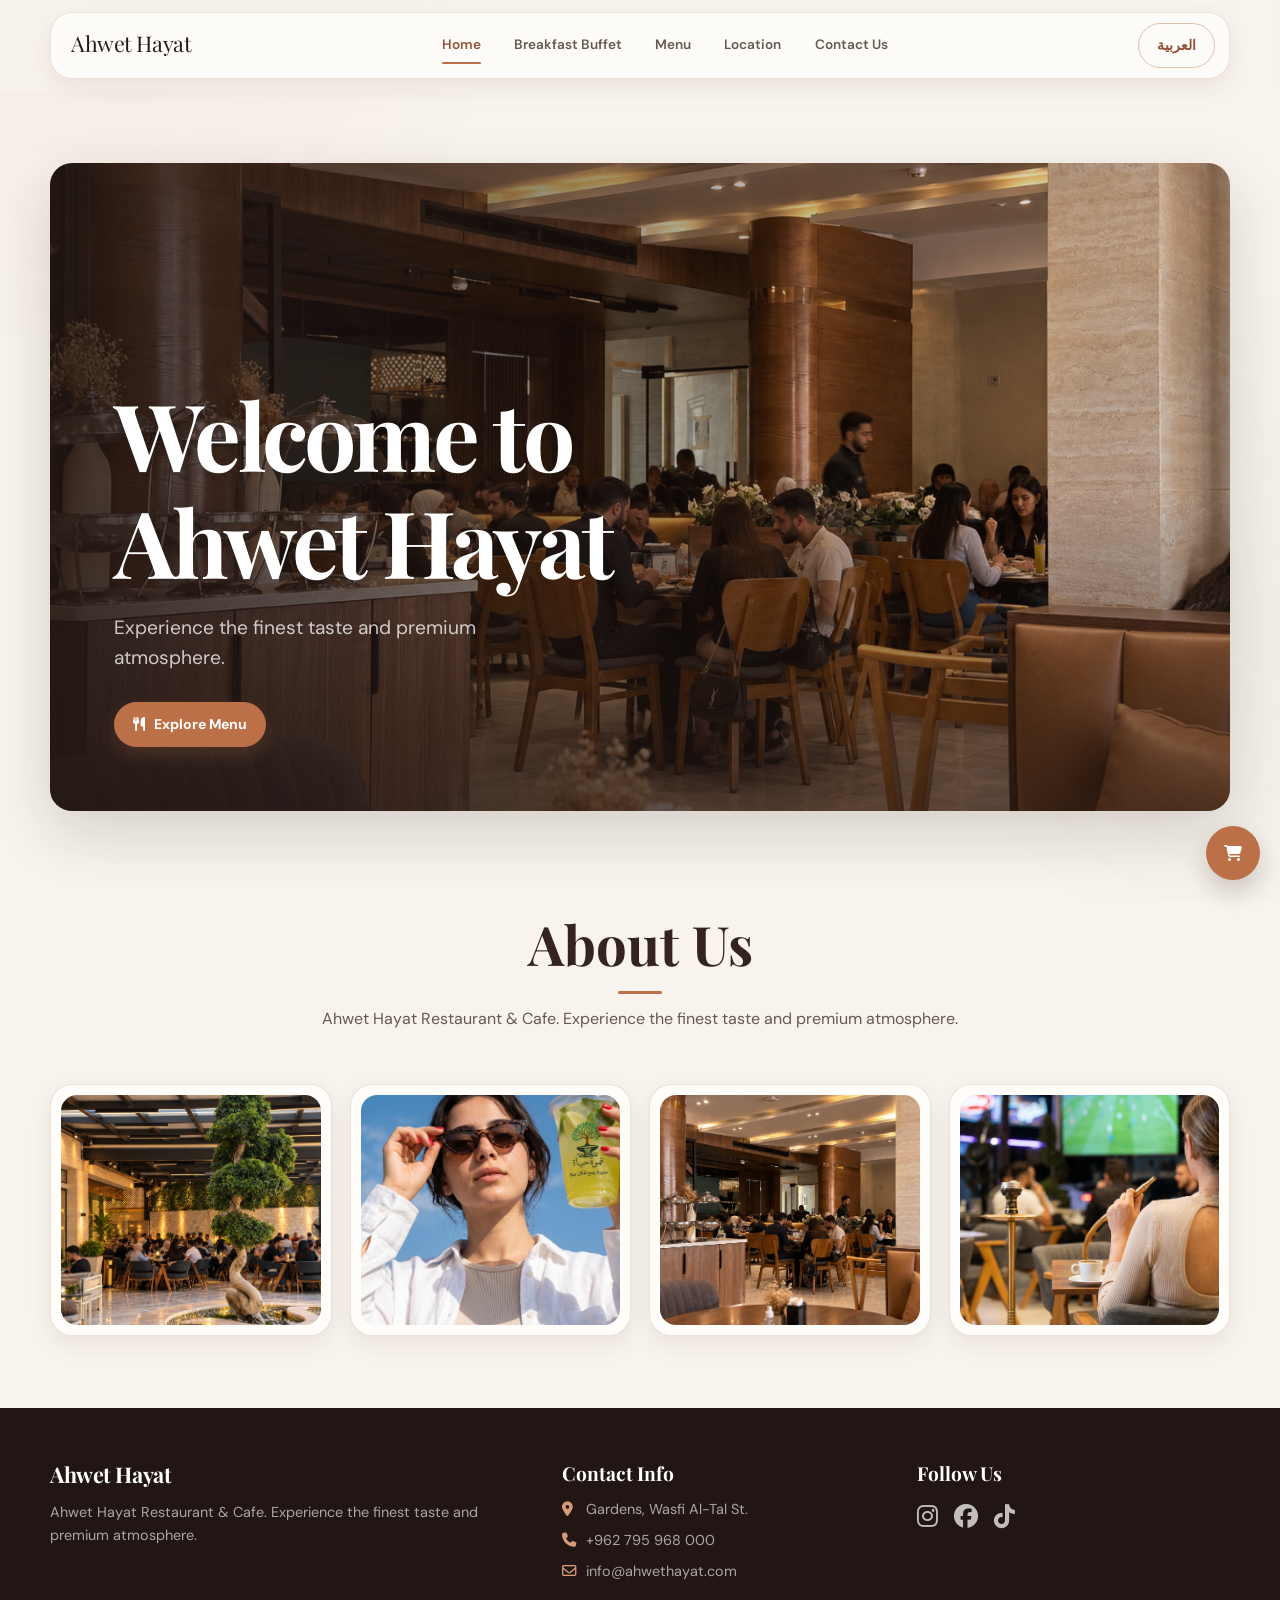
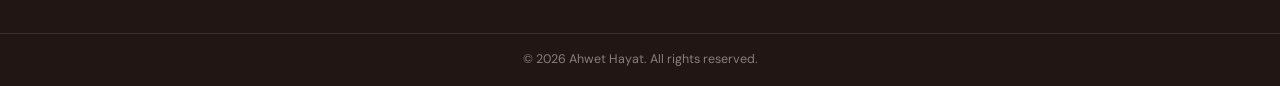
<file: index.html>
<!DOCTYPE html>
<html lang="en" dir="ltr">
<head>
  <meta charset="UTF-8">
  <meta name="viewport" content="width=device-width, initial-scale=1.0">
  <title>Ahwet Hayat - Restaurant & Cafe</title>
  <link rel="icon" href="logo.png" type="image/png">

  <!-- Google Fonts -->
  <link href="https://fonts.googleapis.com/css2?family=Playfair+Display:wght@500;600;700&family=Poppins:wght@300;400;500;600&family=Cairo:wght@400;600;700&display=swap" rel="stylesheet">
  
  <!-- FontAwesome for Icons -->
  <link rel="stylesheet" href="https://cdnjs.cloudflare.com/ajax/libs/font-awesome/6.4.0/css/all.min.css">

  <!-- ربط ملف التنسيقات -->
  <link rel="stylesheet" href="style.css">
</head>
<body>

  <!-- شريط التنقل (Header) -->
  <header>
    <nav class="glass-panel">
      <a href="index.html">
        <span class="logo-text">Ahwet Hayat</span>
      </a>
      <div class="nav-links" id="navLinks">
        <a href="index.html" class="nav-item active" data-i18n="home">Home</a>
        <a href="buffet.html" class="nav-item" data-i18n="buffet">Breakfast Buffet</a>
        <a href="menu.html" class="nav-item" data-i18n="menu">Menu</a>
        <a href="location.html" class="nav-item" data-i18n="location">Location</a>
        <a href="contact.html" class="nav-item" data-i18n="contact">Contact Us</a>
      </div>
      <div class="nav-actions">
        <button id="langToggle" class="btn-outline">العربية</button>
        <button class="menu-toggle" onclick="toggleMenu()"><i class="fa-solid fa-bars"></i></button>
      </div>
    </nav>
  </header>

  <!-- المحتوى الرئيسي للصفحة الرئيسية -->
  <main style="width: 92%; max-width: 1400px; margin: 2rem auto;">

    <!-- القسم الافتتاحي (Hero) -->
    <div class="hero glass-panel">
      <div class="hero-content glass-panel">
        <h1 data-i18n="welcome">Welcome to Ahwet Hayat</h1>
        <p data-i18n="subtitle">Experience the finest taste and premium atmosphere.</p>
        <a href="menu.html" class="btn-primary" style="display: inline-flex;">
          <i class="fa-solid fa-utensils"></i> <span data-i18n="explore">Explore Menu</span>
        </a>
      </div>
    </div>

    <!-- قسم من نحن (About Us) -->
    <div class="section-header">
      <h2 data-i18n="about_us">About Us</h2>
      <p data-i18n="about_text">From detailed furniture to exquisite coffee, experience the finest taste and our premium atmosphere designed just for you.</p>
    </div>

    <!-- شبكة الصور التعريفية -->
    <div class="grid-auto">
      <div class="card glass-panel"><img src="Home Page/IMG_1.PNG" alt="Atmosphere" class="card-img"></div>
      <div class="card glass-panel"><img src="Home Page/1.PNG" alt="Interior" class="card-img"></div>
      <div class="card glass-panel"><img src="Home Page/IMG_2.PNG" alt="Details" class="card-img"></div>
      <div class="card glass-panel"><img src="Home Page/3.PNG" alt="Cafe" class="card-img"></div>
    </div>
        
  </main>

  <!-- التذييل (Footer) -->
  <footer>
    <div class="footer-content">
      <div class="footer-col">
        <h3 class="logo-text">Ahwet Hayat</h3>
        <p data-i18n="footer_desc">Ahwet Hayat Restaurant & Cafe. Experience the finest taste and premium atmosphere.</p>
      </div>
      <div class="footer-col">
        <h3 data-i18n="contact_info">Contact Info</h3>
        <p><i class="fa-solid fa-location-dot"></i> <span data-i18n="address_short">Gardens, Wasfi Al-Tal St.</span></p>
        <p><i class="fa-solid fa-phone"></i> <span dir="ltr">+962 795 968 000</span></p>
        <p><i class="fa-regular fa-envelope"></i> info@ahwethayat.com</p>
      </div>
      <div class="footer-col">
        <h3 data-i18n="social_media">Follow Us</h3>
        <div style="display: flex; gap: 1rem; font-size: 1.5rem;">
          <a href="https://www.instagram.com/ahwethayat"><i class="fa-brands fa-instagram"></i></a>
          <a href="https://www.facebook.com/ahwethayat"><i class="fa-brands fa-facebook"></i></a>
          <a href="https://www.tiktok.com/@ahwethayat?_r=1&_t=ZS-99VT2sLh6aD"><i class="fa-brands fa-tiktok"></i></a>
        </div>
      </div>
    </div>
    <div class="footer-bottom">
      &copy; 2026 Ahwet Hayat. All rights reserved.
    </div>
  </footer>

<!-- زر السلة العائم بدلاً من الواتساب -->
  <a href="cart.html" class="fab-cart" title="Go to Cart">
    <i class="fa-solid fa-cart-shopping"></i>
    <!-- العداد الذي يظهر رقم الطلبات -->
    <span id="cartBadge" class="cart-badge" style="display: none;">0</span>
  </a>

  <!-- ربط ملف الجافاسكربت -->
  <script src="script.js"></script>
</body>
</html>
</file>
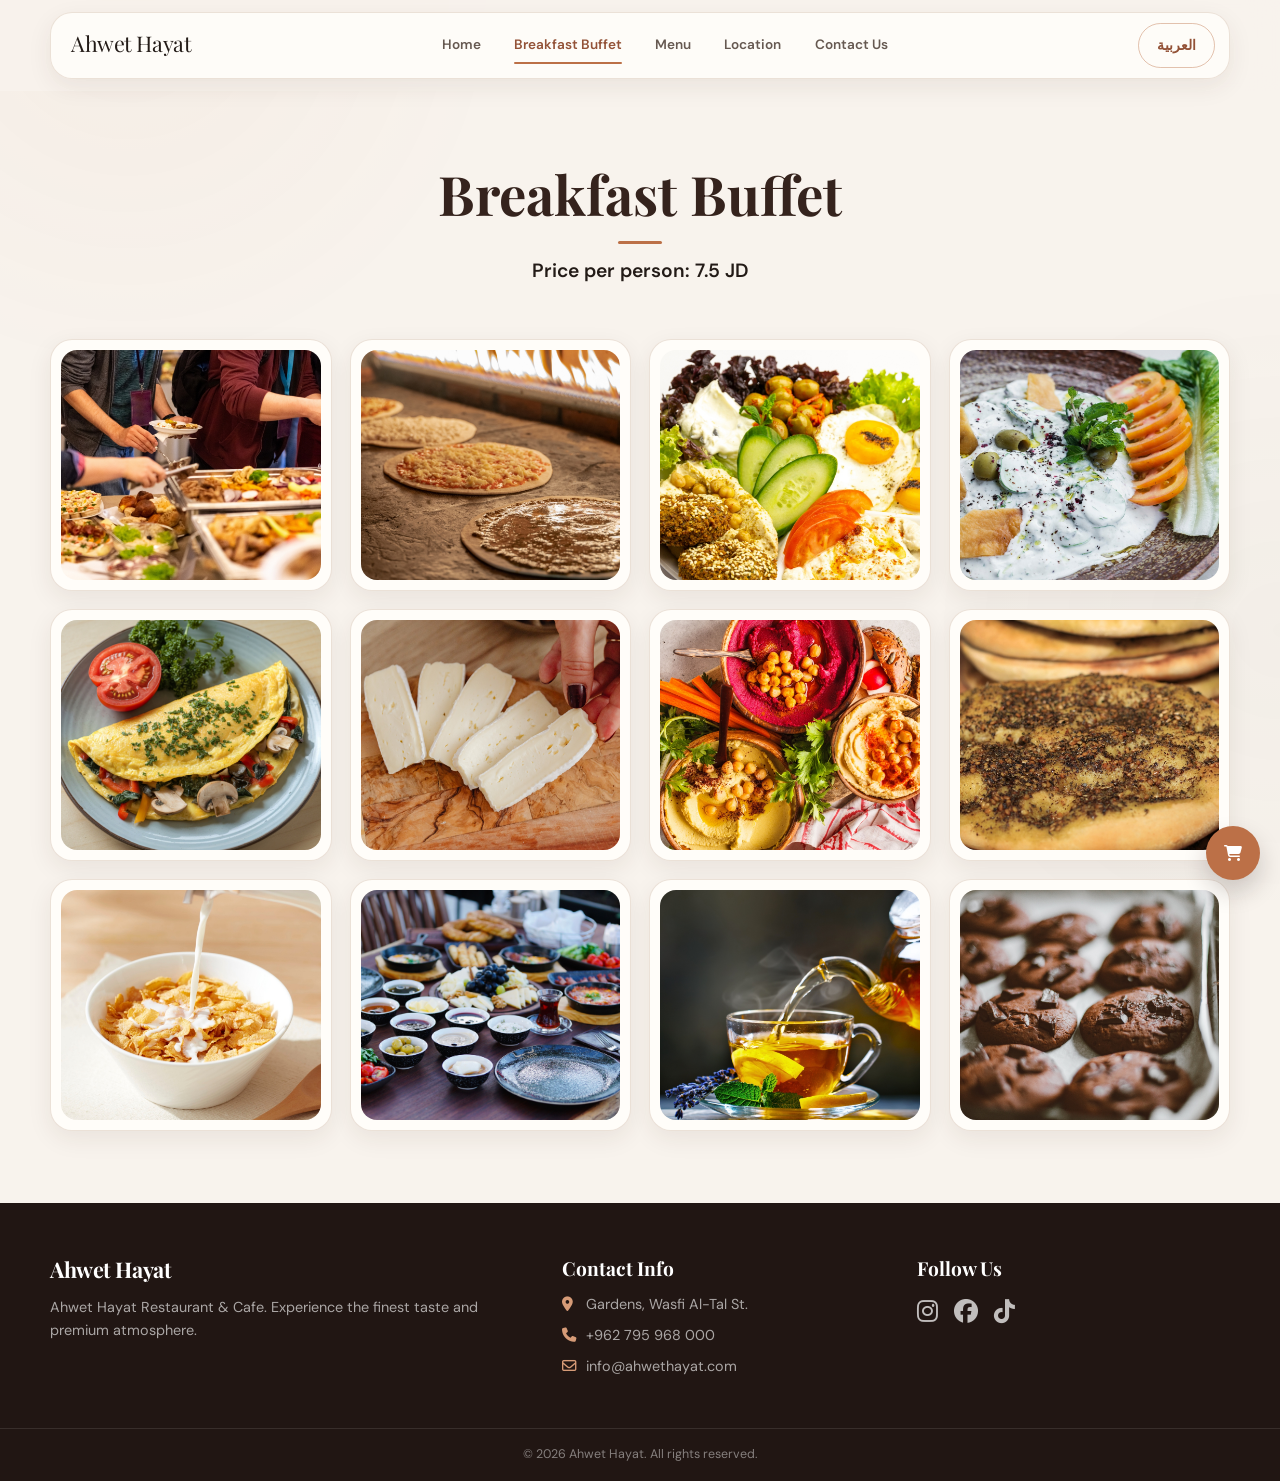
<file: buffet.html>
<!DOCTYPE html>
<html lang="en" dir="ltr">
<head>
  <meta charset="UTF-8">
  <meta name="viewport" content="width=device-width, initial-scale=1.0">
  <title>Breakfast Buffet - Ahwet Hayat</title>
  <link rel="icon" href="logo.png" type="image/png">
  
  <!-- Google Fonts -->
  <link href="https://fonts.googleapis.com/css2?family=Playfair+Display:wght@500;600;700&family=Poppins:wght@300;400;500;600&family=Cairo:wght@400;600;700&display=swap" rel="stylesheet">
  
  <!-- FontAwesome for Icons -->
  <link rel="stylesheet" href="https://cdnjs.cloudflare.com/ajax/libs/font-awesome/6.4.0/css/all.min.css">

  <!-- ربط ملف التنسيقات المشترك للموقع -->
  <link rel="stylesheet" href="style.css">
</head>
<body>

  <!-- شريط التنقل (متطابق مع باقي الصفحات) -->
  <header>
    <nav class="glass-panel">
      <a href="index.html">
        <span class="logo-text">Ahwet Hayat</span>
      </a>
      <div class="nav-links" id="navLinks">
        <a href="index.html" class="nav-item" data-i18n="home">Home</a>
        <a href="buffet.html" class="nav-item active" data-i18n="buffet">Breakfast Buffet</a>
        <a href="menu.html" class="nav-item" data-i18n="menu">Menu</a>
        <a href="location.html" class="nav-item" data-i18n="location">Location</a>
        <a href="contact.html" class="nav-item" data-i18n="contact">Contact Us</a>
      </div>
      <div class="nav-actions">
        <button id="langToggle" class="btn-outline">العربية</button>
        <button class="menu-toggle" onclick="toggleMenu()"><i class="fa-solid fa-bars"></i></button>
      </div>
    </nav>
  </header>

  <!-- المحتوى الرئيسي (البوفيه) -->
  <main style="width: 92%; max-width: 1400px; margin: 2rem auto;">
    
    <div class="section-header">
      <h2 data-i18n="buffet_title">Breakfast Buffet</h2>
      <p style="font-size: 1.2rem; color: var(--primary-gold); font-weight: 600;" data-i18n="price_caption">Price per person: 7.5 JD</p>
    </div>

    <!-- شبكة الصور المتجاوبة -->
    <div class="grid-auto">
      <div class="card glass-panel">
        <img src="buffet/1.jpg" alt="Buffet Item" class="card-img" onerror="this.src='https://images.unsplash.com/photo-1533089860892-a7c6f0a88666?w=600&q=80'">
      </div>
      <div class="card glass-panel">
        <img src="buffet/2.jpg" alt="Buffet Item" class="card-img" onerror="this.src='https://images.unsplash.com/photo-1525351484163-9e45e52d2b45?w=600&q=80'">
      </div>
      <div class="card glass-panel">
        <img src="buffet/3.jpg" alt="Buffet Item" class="card-img" onerror="this.src='https://images.unsplash.com/photo-1493770348161-369560ae357d?w=600&q=80'">
      </div>
      <div class="card glass-panel">
        <img src="buffet/4.jpg" alt="Buffet Item" class="card-img" onerror="this.src='https://images.unsplash.com/photo-1600155097871-3315a6b07d57?w=600&q=80'">
      </div>
      <div class="card glass-panel">
        <img src="buffet/5.jpg" alt="Buffet Item" class="card-img" onerror="this.src='https://images.unsplash.com/photo-1504754524776-8f4f37790ca0?w=600&q=80'">
      </div>
      <div class="card glass-panel">
        <img src="buffet/6.jpg" alt="Buffet Item" class="card-img" onerror="this.src='https://images.unsplash.com/photo-1565299624946-b28f40a0ae38?w=600&q=80'">
      </div>
      <div class="card glass-panel">
        <img src="buffet/7.jpg" alt="Buffet Item" class="card-img" onerror="this.src='https://images.unsplash.com/photo-1533089860892-a7c6f0a88666?w=600&q=80'">
      </div>
      <div class="card glass-panel">
        <img src="buffet/8.jpg" alt="Buffet Item" class="card-img" onerror="this.src='https://images.unsplash.com/photo-1525351484163-9e45e52d2b45?w=600&q=80'">
      </div>
      <div class="card glass-panel">
        <img src="buffet/9.jpg" alt="Buffet Item" class="card-img" onerror="this.src='https://images.unsplash.com/photo-1493770348161-369560ae357d?w=600&q=80'">
      </div>
      <div class="card glass-panel">
        <img src="buffet/111.jpg" alt="Buffet Item" class="card-img" onerror="this.src='https://images.unsplash.com/photo-1600155097871-3315a6b07d57?w=600&q=80'">
      </div>
      <div class="card glass-panel">
        <img src="buffet/11.jpg" alt="Buffet Item" class="card-img" onerror="this.src='https://images.unsplash.com/photo-1504754524776-8f4f37790ca0?w=600&q=80'">
      </div>
            <div class="card glass-panel">
        <img src="buffet/12.jpg" alt="Buffet Item" class="card-img" onerror="this.src='https://images.unsplash.com/photo-1504754524776-8f4f37790ca0?w=600&q=80'">
      </div>

    </div>
  </main>
  <!-- التذييل (متطابق مع باقي الصفحات) -->
  <footer>
    <div class="footer-content">
      <div class="footer-col">
        <h3 class="logo-text">Ahwet Hayat</h3>
        <p data-i18n="footer_desc">Ahwet Hayat Restaurant & Cafe. Experience the finest taste and premium atmosphere.</p>
      </div>
      <div class="footer-col">
        <h3 data-i18n="contact_info">Contact Info</h3>
        <p><i class="fa-solid fa-location-dot"></i> <span data-i18n="address_short">Gardens, Wasfi Al-Tal St.</span></p>
        <p><i class="fa-solid fa-phone"></i> <span dir="ltr">+962 795 968 000</span></p>
        <p><i class="fa-regular fa-envelope"></i> info@ahwethayat.com</p>
      </div>
      <div class="footer-col">
        <h3 data-i18n="social_media">Follow Us</h3>
        <div style="display: flex; gap: 1rem; font-size: 1.5rem;">
          <a href="https://www.instagram.com/ahwethayat"><i class="fa-brands fa-instagram"></i></a>
          <a href="https://www.facebook.com/ahwethayat"><i class="fa-brands fa-facebook"></i></a>
          <a href="https://www.tiktok.com/@ahwethayat?_r=1&_t=ZS-99VT2sLh6aD"><i class="fa-brands fa-tiktok"></i></a>
        </div>
      </div>
    </div>
    <div class="footer-bottom">
      &copy; 2026 Ahwet Hayat. All rights reserved.
    </div>
  </footer>

<!-- زر السلة العائم بدلاً من الواتساب -->
  <a href="cart.html" class="fab-cart" title="Go to Cart">
    <i class="fa-solid fa-cart-shopping"></i>
    <!-- العداد الذي يظهر رقم الطلبات -->
    <span id="cartBadge" class="cart-badge" style="display: none;">0</span>
  </a>

  <!-- ربط ملف الجافاسكربت -->
  <script src="script.js"></script>
</body>
</html>
</file>
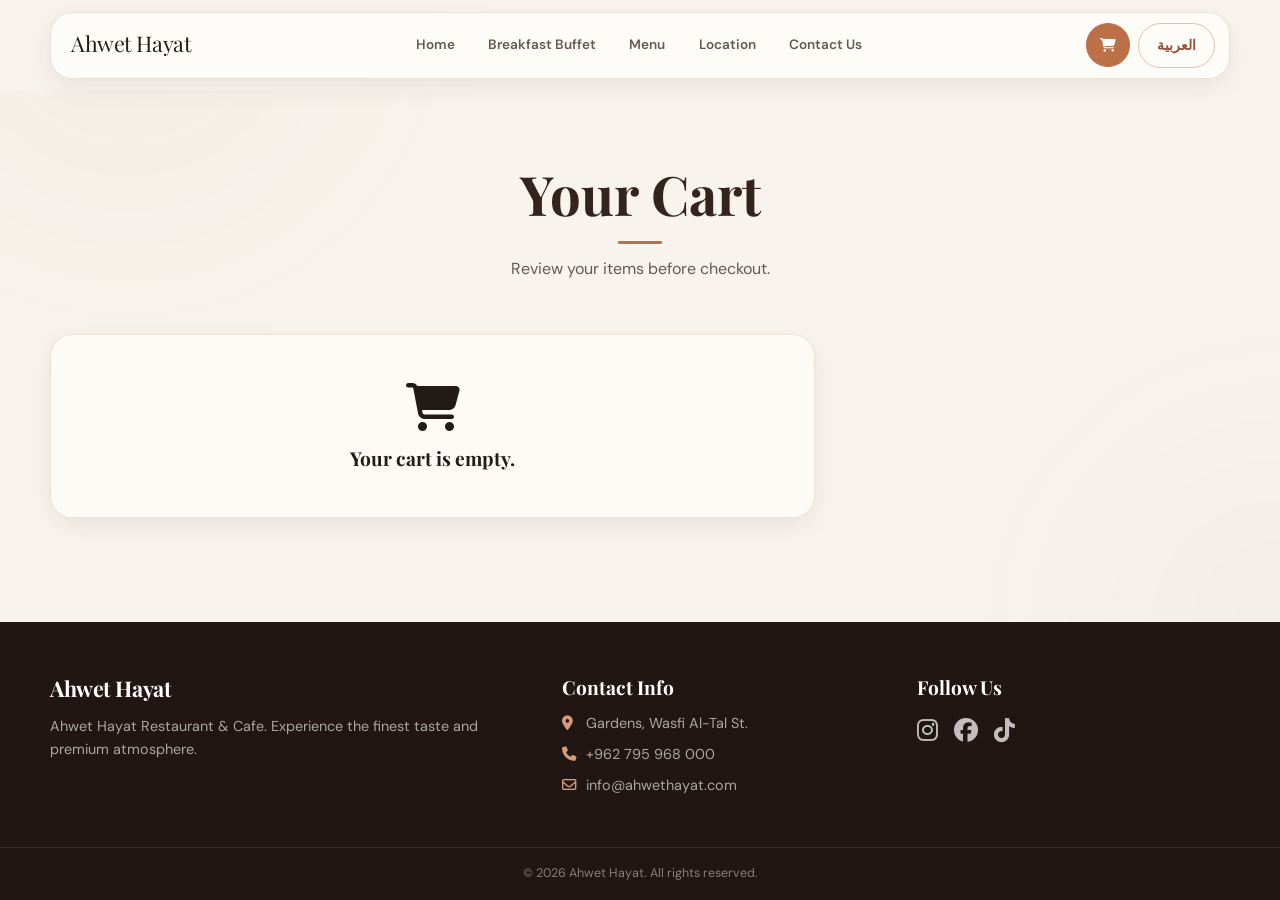
<file: cart.html>
<!DOCTYPE html>
<html lang="en" dir="ltr">
<head>
  <meta charset="UTF-8">
  <meta name="viewport" content="width=device-width, initial-scale=1.0">
  <title>Cart - Ahwet Hayat</title>
  <link rel="icon" href="logo.png" type="image/png">

  <!-- Google Fonts -->
  <link href="https://fonts.googleapis.com/css2?family=Playfair+Display:wght@500;600;700&family=Poppins:wght@300;400;500;600&family=Cairo:wght@400;600;700&display=swap" rel="stylesheet">
  
  <!-- FontAwesome for Icons -->
  <link rel="stylesheet" href="https://cdnjs.cloudflare.com/ajax/libs/font-awesome/6.4.0/css/all.min.css">

  <!-- ربط ملف التنسيقات -->
  <link rel="stylesheet" href="style.css">
  
  <style>
    .cart-container { display: grid; grid-template-columns: 2fr 1fr; gap: 2rem; }
    .cart-item { display: flex; align-items: center; gap: 1.5rem; padding: 1.5rem; margin-bottom: 1rem; }
    .cart-item img { width: 100px; height: 100px; border-radius: 12px; object-fit: cover; }
    .item-details { flex: 1; }
    .quantity-control { display: flex; align-items: center; gap: 1rem; background: rgba(255, 255, 255, 0.1); padding: 0.3rem 0.8rem; border-radius: 20px; }
    .quantity-control button { background: none; border: none; color: white; font-size: 1.2rem; cursor: pointer; }
    .remove-btn { color: #ff4757; background: none; border: none; cursor: pointer; font-size: 1.2rem; transition: var(--transition); }
    .remove-btn:hover { transform: scale(1.1); }
    .order-summary { padding: 2rem; height: fit-content; }
    .summary-row { display: flex; justify-content: space-between; margin-bottom: 1rem; color: var(--text-muted); }
    .summary-total { display: flex; justify-content: space-between; margin-top: 1.5rem; padding-top: 1.5rem; border-top: 1px solid var(--glass-border); font-size: 1.3rem; font-weight: 600; color: var(--primary-gold); }
    
    @media (max-width: 900px) {
      .cart-container { grid-template-columns: 1fr; }
      .cart-item { flex-direction: column; text-align: center; }
    }
  </style>
</head>
<body>

  <header>
    <nav class="glass-panel">
      <a href="index.html">
        <span class="logo-text">Ahwet Hayat</span>
      </a>
      <div class="nav-links" id="navLinks">
        <a href="index.html" class="nav-item" data-i18n="home">Home</a>
        <a href="buffet.html" class="nav-item" data-i18n="buffet">Breakfast Buffet</a>
        <a href="menu.html" class="nav-item" data-i18n="menu">Menu</a>
        <a href="location.html" class="nav-item" data-i18n="location">Location</a>
        <a href="contact.html" class="nav-item" data-i18n="contact">Contact Us</a>
      </div>
      <div class="nav-actions">
        <a href="cart.html" class="btn-outline active" style="padding: 0.5rem 0.8rem; border-radius: 50%; display: flex; align-items: center; justify-content: center;" title="Cart">
          <i class="fa-solid fa-cart-shopping"></i>
        </a>
        <button id="langToggle" class="btn-outline">العربية</button>
        <button class="menu-toggle" onclick="toggleMenu()"><i class="fa-solid fa-bars"></i></button>
      </div>
    </nav>
  </header>

  <main style="width: 92%; max-width: 1400px; margin: 2rem auto;">
    <div class="section-header">
      <h2 data-i18n="cart_title">Your Cart</h2>
      <p data-i18n="cart_subtitle">Review your items before checkout.</p>
    </div>

    <div class="cart-container">
      
      <!-- الأقسام سيتم حقنها هنا عبر الجافاسكربت -->
      <div class="cart-items" id="cartItemsContainer">
        <!-- يتم توليد الأصناف هنا -->
      </div>

      <!-- ملخص الطلب -->
      <div class="order-summary glass-panel" id="orderSummary" style="display: none;">
        <h3 style="margin-bottom: 1.5rem;" data-i18n="order_summary">Order Summary</h3>
        
        <div class="summary-row">
          <span data-i18n="subtotal">Subtotal</span>
          <span dir="ltr" id="subtotalAmount">0.00 JD</span>
        </div>
        <div class="summary-row">
          <span data-i18n="tax">Tax (16%)</span>
          <span dir="ltr" id="taxAmount">0.00 JD</span>
        </div>
        
        <div class="summary-total">
          <span data-i18n="total">Total</span>
          <span dir="ltr" id="totalAmount">0.00 JD</span>
        </div>

        <button onclick="checkoutWhatsApp()" class="btn-primary" style="width: 100%; margin-top: 2rem;">
          <i class="fa-brands fa-whatsapp"></i> <span data-i18n="checkout_whatsapp">Order via WhatsApp</span>
        </button>
      </div>

    </div>
  </main>

  <footer>
    <div class="footer-content">
      <div class="footer-col">
        <h3 class="logo-text">Ahwet Hayat</h3>
        <p data-i18n="footer_desc">Ahwet Hayat Restaurant & Cafe. Experience the finest taste and premium atmosphere.</p>
      </div>
      <div class="footer-col">
        <h3 data-i18n="contact_info">Contact Info</h3>
        <p><i class="fa-solid fa-location-dot"></i> <span data-i18n="address_short">Gardens, Wasfi Al-Tal St.</span></p>
        <p><i class="fa-solid fa-phone"></i> <span dir="ltr">+962 795 968 000</span></p>
        <p><i class="fa-regular fa-envelope"></i> info@ahwethayat.com</p>
      </div>
      <div class="footer-col">
        <h3 data-i18n="social_media">Follow Us</h3>
        <div style="display: flex; gap: 1rem; font-size: 1.5rem;">
          <a href="https://www.instagram.com/ahwethayat"><i class="fa-brands fa-instagram"></i></a>
          <a href="https://www.facebook.com/ahwethayat"><i class="fa-brands fa-facebook"></i></a>
          <a href="https://www.tiktok.com/@ahwethayat"><i class="fa-brands fa-tiktok"></i></a>
        </div>
      </div>
    </div>
    <div class="footer-bottom">
      &copy; 2026 Ahwet Hayat. All rights reserved.
    </div>
  </footer>

  <!-- تم ربط ملف البيانات لتجنب أخطاء قراءة المنتجات -->
  <script src="menu_data.js"></script>
  <script src="script.js"></script>
</body>
</html>
</file>
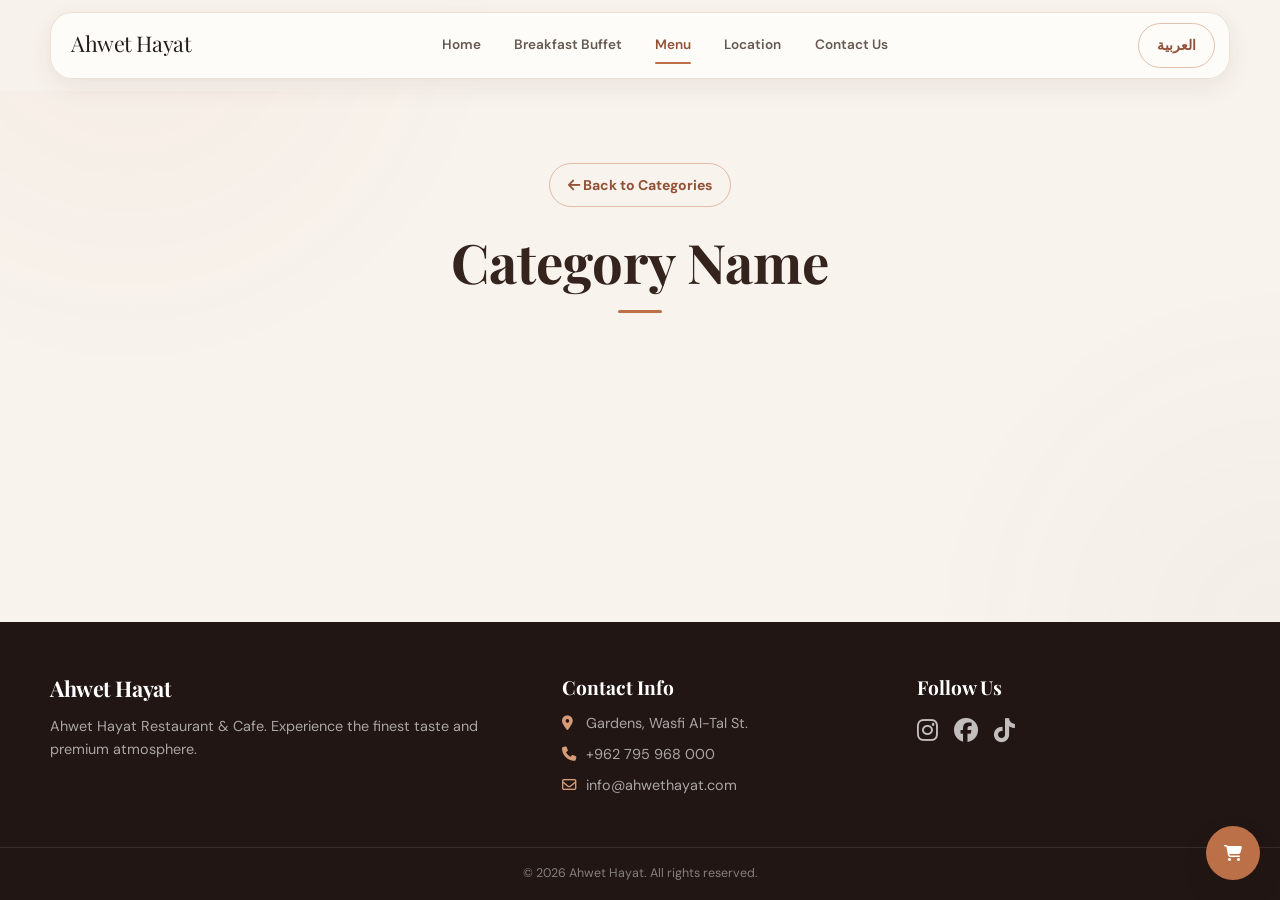
<file: category.html>
<!DOCTYPE html>
<html lang="en" dir="ltr">
<head>
  <meta charset="UTF-8">
  <meta name="viewport" content="width=device-width, initial-scale=1.0">
  <title>Category - Ahwet Hayat</title>
  <link rel="icon" href="logo.png" type="image/png">
  
  <!-- Google Fonts -->
  <link href="https://fonts.googleapis.com/css2?family=Playfair+Display:wght@500;600;700&family=Poppins:wght@300;400;500;600&family=Cairo:wght@400;600;700&display=swap" rel="stylesheet">
  
  <!-- FontAwesome for Icons -->
  <link rel="stylesheet" href="https://cdnjs.cloudflare.com/ajax/libs/font-awesome/6.4.0/css/all.min.css">

  <!-- ربط ملف التنسيقات المشترك للموقع -->
  <link rel="stylesheet" href="style.css">
</head>
<body>

  <!-- شريط التنقل (متطابق مع باقي الصفحات) -->
  <header>
    <nav class="glass-panel">
      <a href="index.html">
        <span class="logo-text">Ahwet Hayat</span>
      </a>
      <div class="nav-links" id="navLinks">
        <a href="index.html" class="nav-item" data-i18n="home">Home</a>
        <a href="buffet.html" class="nav-item" data-i18n="buffet">Breakfast Buffet</a>
        <a href="menu.html" class="nav-item active" data-i18n="menu">Menu</a>
        <a href="location.html" class="nav-item" data-i18n="location">Location</a>
        <a href="contact.html" class="nav-item" data-i18n="contact">Contact Us</a>
      </div>
      <div class="nav-actions">
        <button id="langToggle" class="btn-outline">العربية</button>
        <button class="menu-toggle" onclick="toggleMenu()"><i class="fa-solid fa-bars"></i></button>
      </div>
    </nav>
  </header>

  <!-- المحتوى الرئيسي لعرض الأصناف -->
  <main style="width: 92%; max-width: 1400px; margin: 2rem auto;">
    <div class="section-header">
      <!-- زر العودة إلى الأقسام -->
      <a href="menu.html" class="btn-outline" style="margin-bottom: 1.5rem; display: inline-block;">
        <i class="fa-solid fa-arrow-left"></i> <span data-i18n="back_to_menu">Back to Menu</span>
      </a>
      <h2 id="dynamic-category-title">Category Name</h2>
    </div>

    <!-- شبكة الأصناف (سيتم حقنها بواسطة الجافاسكربت) -->
    <div class="grid-auto" id="itemsGrid">
      <!-- Items will be injected here -->
    </div>
  </main>

  <!-- التذييل (متطابق مع باقي الصفحات) -->
  <footer>
    <div class="footer-content">
      <div class="footer-col">
        <h3 class="logo-text">Ahwet Hayat</h3>
        <p data-i18n="footer_desc">Ahwet Hayat Restaurant & Cafe. Experience the finest taste and premium atmosphere.</p>
      </div>
      <div class="footer-col">
        <h3 data-i18n="contact_info">Contact Info</h3>
        <p><i class="fa-solid fa-location-dot"></i> <span data-i18n="address_short">Gardens, Wasfi Al-Tal St.</span></p>
        <p><i class="fa-solid fa-phone"></i> <span dir="ltr">+962 795 968 000</span></p>
        <p><i class="fa-regular fa-envelope"></i> info@ahwethayat.com</p>
      </div>
      <div class="footer-col">
        <h3 data-i18n="social_media">Follow Us</h3>
        <div style="display: flex; gap: 1rem; font-size: 1.5rem;">
          <a href="https://www.instagram.com/ahwethayat"><i class="fa-brands fa-instagram"></i></a>
          <a href="https://www.facebook.com/ahwethayat"><i class="fa-brands fa-facebook"></i></a>
          <a href="https://www.tiktok.com/@ahwethayat?_r=1&_t=ZS-99VT2sLh6aD"><i class="fa-brands fa-tiktok"></i></a>
        </div>
      </div>
    </div>
    <div class="footer-bottom">
      &copy; 2026 Ahwet Hayat. All rights reserved.
    </div>
  </footer>

<!-- زر السلة العائم بدلاً من الواتساب -->
  <a href="cart.html" class="fab-cart" title="Go to Cart">
    <i class="fa-solid fa-cart-shopping"></i>
    <!-- العداد الذي يظهر رقم الطلبات -->
    <span id="cartBadge" class="cart-badge" style="display: none;">0</span>
  </a>

<!-- استدعاء البيانات أولاً -->
  <script src="menu_data.js"></script>
  <!-- ثم استدعاء أوامر التشغيل -->
  <script src="script.js"></script>
</body>
</file>
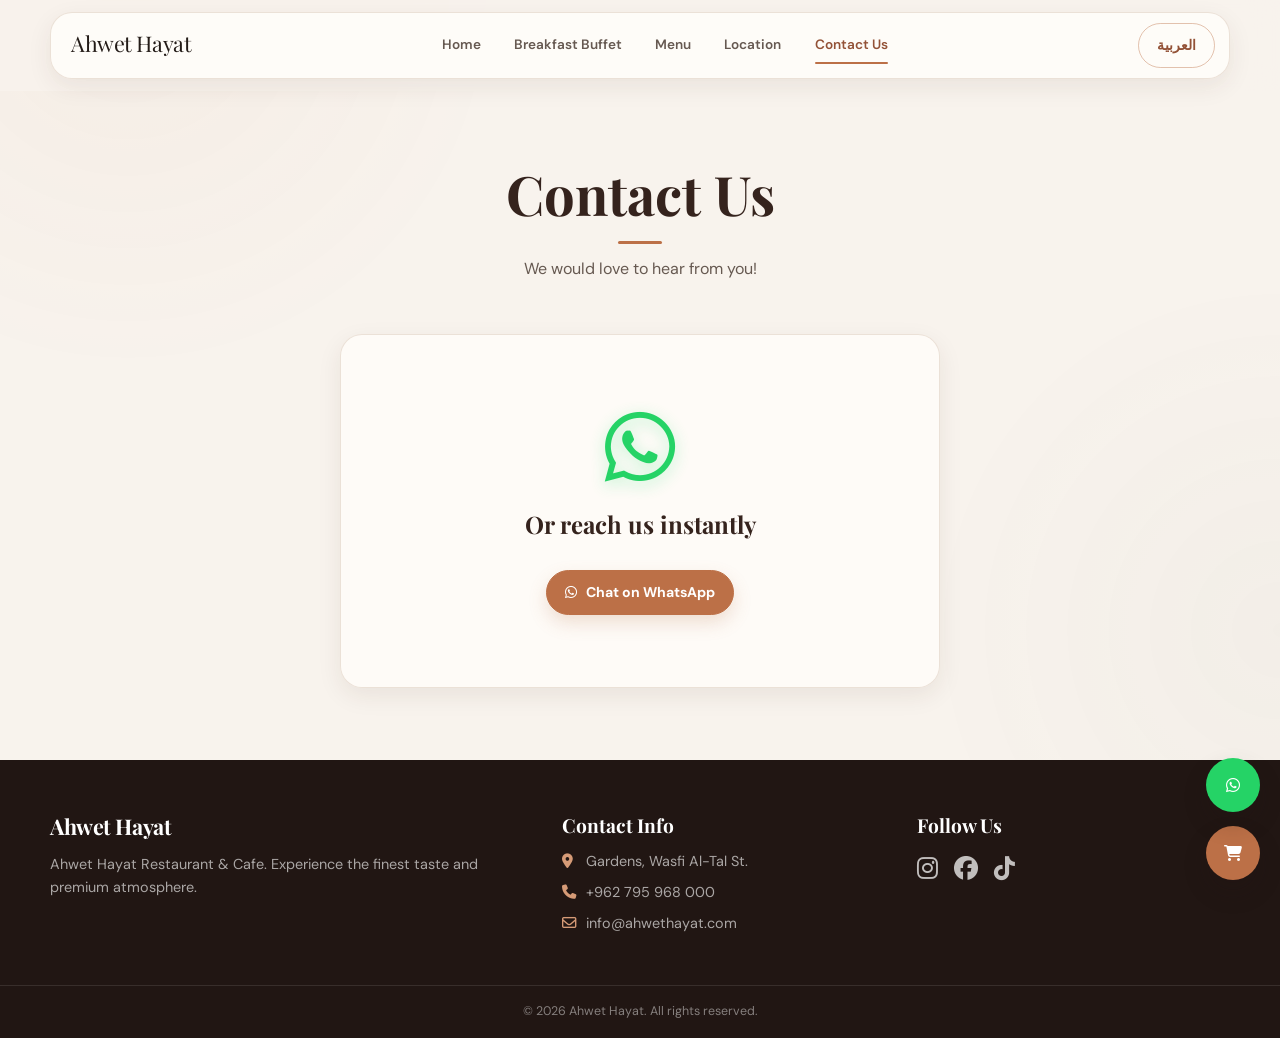
<file: contact.html>
<!DOCTYPE html>
<html lang="en" dir="ltr">
<head>
  <meta charset="UTF-8">
  <meta name="viewport" content="width=device-width, initial-scale=1.0">
  <title>Contact Us - Ahwet Hayat</title>
  <link rel="icon" href="logo.png" type="image/png">
  
  <!-- Google Fonts -->
  <link href="https://fonts.googleapis.com/css2?family=Playfair+Display:wght@500;600;700&family=Poppins:wght@300;400;500;600&family=Cairo:wght@400;600;700&display=swap" rel="stylesheet">
  
  <!-- FontAwesome for Icons -->
  <link rel="stylesheet" href="https://cdnjs.cloudflare.com/ajax/libs/font-awesome/6.4.0/css/all.min.css">

  <!-- ربط ملف التنسيقات المشترك للموقع -->
  <link rel="stylesheet" href="style.css">
</head>
<body>

  <!-- شريط التنقل (متطابق مع باقي الصفحات) -->
  <header>
    <nav class="glass-panel">
      <a href="index.html">
        <span class="logo-text">Ahwet Hayat</span>
      </a>
      <div class="nav-links" id="navLinks">
        <a href="index.html" class="nav-item" data-i18n="home">Home</a>
        <a href="buffet.html" class="nav-item" data-i18n="buffet">Breakfast Buffet</a>
        <a href="menu.html" class="nav-item" data-i18n="menu">Menu</a>
        <a href="location.html" class="nav-item" data-i18n="location">Location</a>
        <a href="contact.html" class="nav-item active" data-i18n="contact">Contact Us</a>
      </div>
      <div class="nav-actions">
        <button id="langToggle" class="btn-outline">العربية</button>
        <button class="menu-toggle" onclick="toggleMenu()"><i class="fa-solid fa-bars"></i></button>
      </div>
    </nav>
  </header>

  <!-- المحتوى الرئيسي لصفحة اتصل بنا -->
  <main style="width: 92%; max-width: 1400px; margin: 2rem auto;">
    <div class="section-header">
      <h2 data-i18n="contact">Contact Us</h2>
      <p data-i18n="contact_subtitle">We would love to hear from you!</p>
    </div>

    <!-- قسم التواصل المباشر عبر واتساب (بعد إزالة النموذج) -->
    <div class="contact-wrapper glass-panel" style="text-align: center; padding: 4rem 2rem; max-width: 600px; margin: 0 auto;">
      
      <!-- أيقونة واتساب كبيرة للزينة -->
      <i class="fa-brands fa-whatsapp" style="font-size: 5rem; color: #25d366; margin-bottom: 1.5rem; text-shadow: 0 4px 15px rgba(37, 211, 102, 0.3);"></i>
      
      <h3 style="margin-bottom: 2rem; color: var(--primary-gold); font-size: 1.5rem;" data-i18n="chat_whatsapp_title">Contact Us</h3>
      <a href="https://wa.me/962795968000" target="_blank" class="btn-primary">
        <i class="fa-brands fa-whatsapp"></i> <span data-i18n="chat_whatsapp">Chat on WhatsApp</span>
      </a>
      
<!-- زر السلة العائم بدلاً من الواتساب -->
  <a href="cart.html" class="fab-cart" title="Go to Cart">
    <i class="fa-solid fa-cart-shopping"></i>
    <!-- العداد الذي يظهر رقم الطلبات -->
    <span id="cartBadge" class="cart-badge" style="display: none;">0</span>
  </a>

    </div>
  </main>

  <!-- التذييل (متطابق مع باقي الصفحات) -->
  <footer>
    <div class="footer-content">
      <div class="footer-col">
        <h3 class="logo-text">Ahwet Hayat</h3>
        <p data-i18n="footer_desc">Ahwet Hayat Restaurant & Cafe. Experience the finest taste and premium atmosphere.</p>
      </div>
      <div class="footer-col">
        <h3 data-i18n="contact_info">Contact Info</h3>
        <p><i class="fa-solid fa-location-dot"></i> <span data-i18n="address_short">Gardens, Wasfi Al-Tal St.</span></p>
        <p><i class="fa-solid fa-phone"></i> <span dir="ltr">+962 795 968 000</span></p>
        <p><i class="fa-regular fa-envelope"></i> info@ahwethayat.com</p>
      </div>
      <div class="footer-col">
        <h3 data-i18n="social_media">Follow Us</h3>
        <div style="display: flex; gap: 1rem; font-size: 1.5rem;">
          <a href="https://www.instagram.com/ahwethayat"><i class="fa-brands fa-instagram"></i></a>
          <a href="https://www.facebook.com/ahwethayat"><i class="fa-brands fa-facebook"></i></a>
          <a href="https://www.tiktok.com/@ahwethayat?_r=1&_t=ZS-99VT2sLh6aD"><i class="fa-brands fa-tiktok"></i></a>
        </div>
      </div>
    </div>
    <div class="footer-bottom">
      &copy; 2026 Ahwet Hayat. All rights reserved.
    </div>
  </footer>

  <!-- زر واتساب العائم -->
  <a href="https://wa.me/962795968000" target="_blank" class="fab-whatsapp" title="WhatsApp">
    <i class="fa-brands fa-whatsapp"></i>
  </a>

  <!-- ربط ملف الجافاسكربت -->
  <script src="script.js"></script>
</body>
</html>
</file>
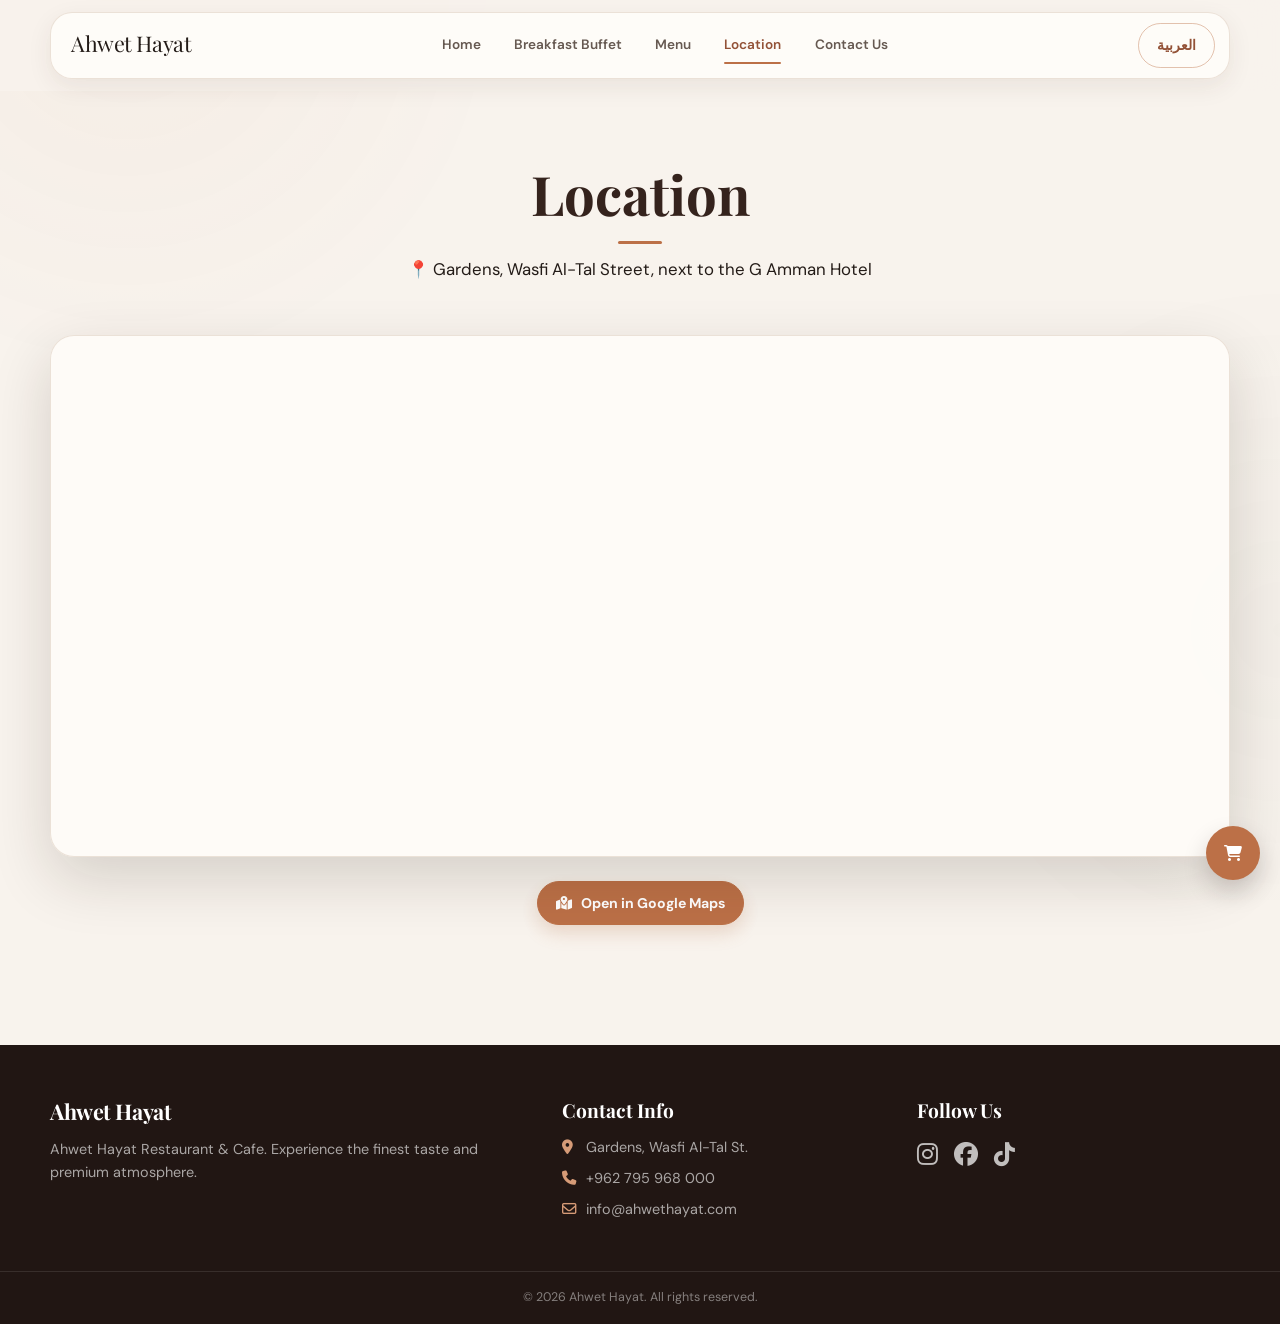
<file: location.html>
<!DOCTYPE html>
<html lang="en" dir="ltr">
<head>
  <meta charset="UTF-8">
  <meta name="viewport" content="width=device-width, initial-scale=1.0">
  <title>Location - Ahwet Hayat</title>
  <link rel="icon" href="logo.png" type="image/png">
  
  <!-- Google Fonts -->
  <link href="https://fonts.googleapis.com/css2?family=Playfair+Display:wght@500;600;700&family=Poppins:wght@300;400;500;600&family=Cairo:wght@400;600;700&display=swap" rel="stylesheet">
  
  <!-- FontAwesome for Icons -->
  <link rel="stylesheet" href="https://cdnjs.cloudflare.com/ajax/libs/font-awesome/6.4.0/css/all.min.css">

  <!-- ربط ملف التنسيقات المشترك للموقع -->
  <link rel="stylesheet" href="style.css">
</head>
<body>

  <!-- شريط التنقل (متطابق مع باقي الصفحات) -->
  <header>
    <nav class="glass-panel">
      <a href="index.html">
        <span class="logo-text">Ahwet Hayat</span>
      </a>
      <div class="nav-links" id="navLinks">
        <a href="index.html" class="nav-item" data-i18n="home">Home</a>
        <a href="buffet.html" class="nav-item" data-i18n="buffet">Breakfast Buffet</a>
        <a href="menu.html" class="nav-item" data-i18n="menu">Menu</a>
        <a href="location.html" class="nav-item active" data-i18n="location">Location</a>
        <a href="contact.html" class="nav-item" data-i18n="contact">Contact Us</a>
      </div>
      <div class="nav-actions">
        <button id="langToggle" class="btn-outline">العربية</button>
        <button class="menu-toggle" onclick="toggleMenu()"><i class="fa-solid fa-bars"></i></button>
      </div>
    </nav>
  </header>

  <!-- المحتوى الرئيسي للموقع -->
  <main style="width: 92%; max-width: 1400px; margin: 2rem auto;">
    <div class="section-header">
      <h2 data-i18n="location">Location</h2>
      <p style="color: var(--text-muted); max-width: 600px; margin: 0 auto; font-size: 1.05rem;" data-i18n="address">📍 Gardens, Wasfi Al-Tal Street, next to the G Amman Hotel</p>
    </div>

    <!-- حاوية الخريطة مع الطبقة الشفافة للنقر -->
    <div class="glass-panel map-container" style="position: relative; padding: 1rem; border-radius: 24px; margin-bottom: 2rem; overflow: hidden;">
      
      <!-- رابط الطبقة الشفافة الذي يغطي الخريطة بالكامل لتوجيه المستخدم -->
      <a href="https://maps.app.goo.gl/jzGdQtSbEahqCCRS8" target="_blank" style="position: absolute; top: 0; left: 0; width: 100%; height: 100%; z-index: 10; cursor: pointer;" title="Open in Google Maps"></a>
      
      <iframe 
        src="https://www.google.com/maps/embed?pb=!1m18!1m12!1m3!1d3384.6648753229656!2d35.875794!3d31.977873!2m3!1f0!2f0!3f0!3m2!1i1024!2i768!4f13.1!3m3!1m2!1s0x151ca1003fa99b3b%3A0xc07c919d6575196!2sG%20Amman%20Hotel!5e0!3m2!1sen!2sjo!4v1700000000000!5m2!1sen!2sjo" 
        width="100%" 
        height="500" 
        style="border:0; border-radius: 16px; pointer-events: none;" 
        allowfullscreen="" 
        loading="lazy" 
        referrerpolicy="no-referrer-when-downgrade">
      </iframe>
    </div>

    <div style="text-align: center; margin-bottom: 3rem;">
      <a href="https://maps.app.goo.gl/jzGdQtSbEahqCCRS8" target="_blank" class="btn-primary">
        <i class="fa-solid fa-map-location-dot"></i> <span data-i18n="open_maps">Open in Google Maps</span>
      </a>
    </div>
  </main>

  <!-- التذييل (متطابق مع باقي الصفحات) -->
  <footer>
    <div class="footer-content">
      <div class="footer-col">
        <h3 class="logo-text">Ahwet Hayat</h3>
        <p data-i18n="footer_desc">Ahwet Hayat Restaurant & Cafe. Experience the finest taste and premium atmosphere.</p>
      </div>
      <div class="footer-col">
        <h3 data-i18n="contact_info">Contact Info</h3>
        <p><i class="fa-solid fa-location-dot"></i> <span data-i18n="address_short">Gardens, Wasfi Al-Tal St.</span></p>
        <p><i class="fa-solid fa-phone"></i> <span dir="ltr">+962 795 968 000</span></p>
        <p><i class="fa-regular fa-envelope"></i> info@ahwethayat.com</p>
      </div>
      <div class="footer-col">
        <h3 data-i18n="social_media">Follow Us</h3>
        <div style="display: flex; gap: 1rem; font-size: 1.5rem;">
          <a href="https://www.instagram.com/ahwethayat"><i class="fa-brands fa-instagram"></i></a>
          <a href="https://www.facebook.com/ahwethayat"><i class="fa-brands fa-facebook"></i></a>
          <a href="https://www.tiktok.com/@ahwethayat?_r=1&_t=ZS-99VT2sLh6aD"><i class="fa-brands fa-tiktok"></i></a>
        </div>
      </div>
    </div>
    <div class="footer-bottom">
      &copy; 2026 Ahwet Hayat. All rights reserved.
    </div>
  </footer>

<!-- زر السلة العائم بدلاً من الواتساب -->
  <a href="cart.html" class="fab-cart" title="Go to Cart">
    <i class="fa-solid fa-cart-shopping"></i>
    <!-- العداد الذي يظهر رقم الطلبات -->
    <span id="cartBadge" class="cart-badge" style="display: none;">0</span>
  </a>

  <!-- ربط ملف الجافاسكربت -->
  <script src="script.js"></script>
</body>
</html>
</file>
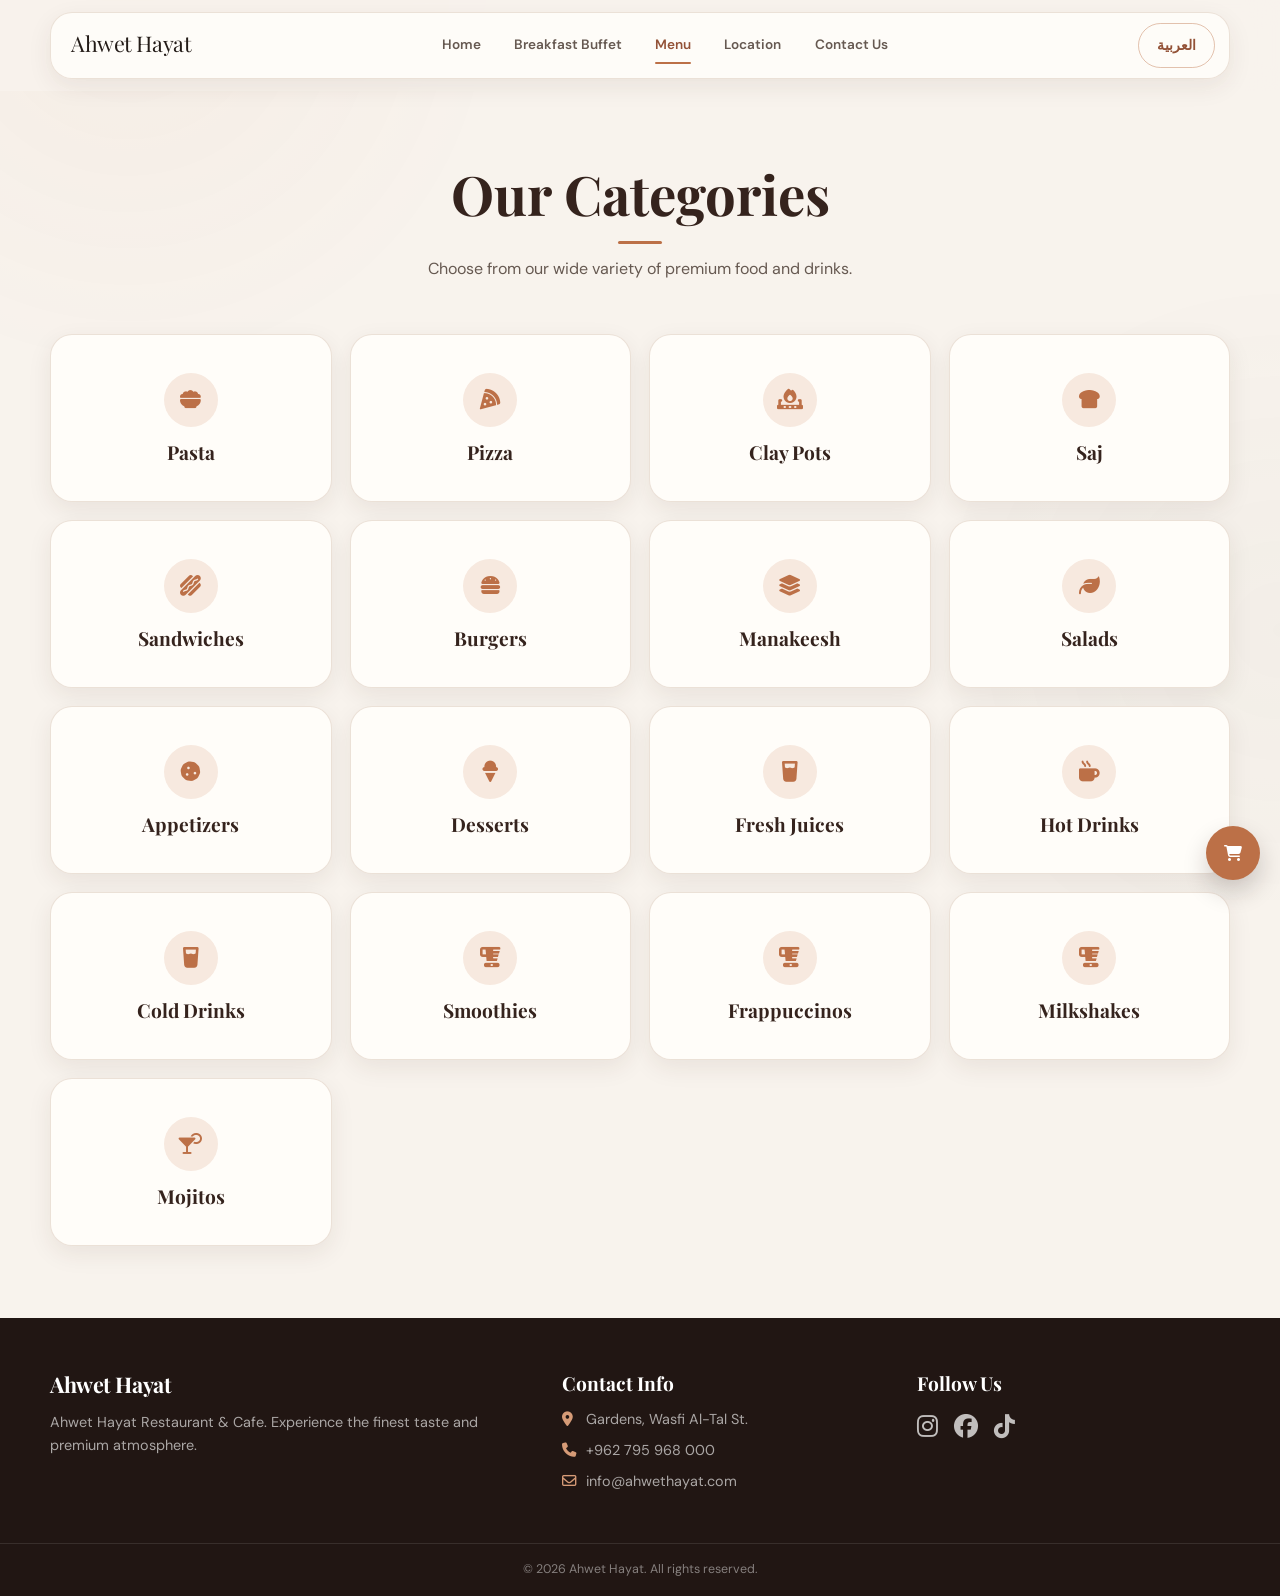
<file: menu.html>
<!DOCTYPE html>
<html lang="en" dir="ltr">
<head>
  <meta charset="UTF-8">
  <meta name="viewport" content="width=device-width, initial-scale=1.0">
  <title>Menu - Ahwet Hayat</title>
  <link rel="icon" href="logo.png" type="image/png">
  
  <!-- Google Fonts -->
  <link href="https://fonts.googleapis.com/css2?family=Playfair+Display:wght@500;600;700&family=Poppins:wght@300;400;500;600&family=Cairo:wght@400;600;700&display=swap" rel="stylesheet">
  
  <!-- FontAwesome for Icons -->
  <link rel="stylesheet" href="https://cdnjs.cloudflare.com/ajax/libs/font-awesome/6.4.0/css/all.min.css">

  <!-- ربط ملف التنسيقات المشترك للموقع -->
  <link rel="stylesheet" href="style.css">
</head>
<body>

  <!-- شريط التنقل (متطابق مع الصفحة الرئيسية) -->
  <header>
    <nav class="glass-panel">
      <a href="index.html">
        <span class="logo-text">Ahwet Hayat</span>
      </a>
      <div class="nav-links" id="navLinks">
        <a href="index.html" class="nav-item" data-i18n="home">Home</a>
        <a href="buffet.html" class="nav-item" data-i18n="buffet">Breakfast Buffet</a>
        <a href="menu.html" class="nav-item active" data-i18n="menu">Menu</a>
        <a href="location.html" class="nav-item" data-i18n="location">Location</a>
        <a href="contact.html" class="nav-item" data-i18n="contact">Contact Us</a>
      </div>
      <div class="nav-actions">
        <button id="langToggle" class="btn-outline">العربية</button>
        <button class="menu-toggle" onclick="toggleMenu()"><i class="fa-solid fa-bars"></i></button>
      </div>
    </nav>
  </header>

  <!-- المحتوى الرئيسي للمنيو -->
  <main style="width: 92%; max-width: 1400px; margin: 2rem auto;">
    <div class="section-header">
      <h2 data-i18n="categories">Our Categories</h2>
      <p data-i18n="categories_subtitle">Choose from our wide variety of premium food and drinks.</p>
    </div>

    <!-- شبكة الأقسام (باستخدام grid-auto من style.css) -->
    <div class="grid-auto">
      
      <a href="category.html?id=pasta" class="card glass-panel category-card">
        <i class="fa-solid fa-bowl-food"></i>
        <h3 class="card-title" data-i18n="pasta">Pasta</h3>
      </a>
      
      <a href="category.html?id=pizza" class="card glass-panel category-card">
        <i class="fa-solid fa-pizza-slice"></i>
        <h3 class="card-title" data-i18n="pizza">Pizza</h3>
      </a>
      
      <a href="category.html?id=clay_pots" class="card glass-panel category-card">
        <i class="fa-solid fa-fire-burner"></i>
        <h3 class="card-title" data-i18n="clay_pots">Clay Pots</h3>
      </a>

      <a href="category.html?id=saj" class="card glass-panel category-card">
        <i class="fa-solid fa-bread-slice"></i>
        <h3 class="card-title" data-i18n="saj">Saj</h3>
      </a>

      <a href="category.html?id=sandwiches" class="card glass-panel category-card">
        <i class="fa-solid fa-hotdog"></i>
        <h3 class="card-title" data-i18n="sandwiches">Sandwiches</h3>
      </a>

      <a href="category.html?id=burgers" class="card glass-panel category-card">
        <i class="fa-solid fa-burger"></i>
        <h3 class="card-title" data-i18n="burgers">Burgers</h3>
      </a>

      <a href="category.html?id=manakeesh" class="card glass-panel category-card">
        <i class="fa-solid fa-layer-group"></i>
        <h3 class="card-title" data-i18n="manakeesh">Manakeesh</h3>
      </a>

      <a href="category.html?id=salads" class="card glass-panel category-card">
        <i class="fa-solid fa-leaf"></i>
        <h3 class="card-title" data-i18n="salads">Salads</h3>
      </a>

      <a href="category.html?id=appetizers" class="card glass-panel category-card">
        <i class="fa-solid fa-cookie"></i>
        <h3 class="card-title" data-i18n="appetizers">Appetizers</h3>
      </a>

      <a href="category.html?id=desserts" class="card glass-panel category-card">
        <i class="fa-solid fa-ice-cream"></i>
        <h3 class="card-title" data-i18n="desserts">Desserts</h3>
      </a>

      <a href="category.html?id=fresh_juices" class="card glass-panel category-card">
        <i class="fa-solid fa-glass-water"></i>
        <h3 class="card-title" data-i18n="fresh_juices">Fresh Juices</h3>
      </a>

      <a href="category.html?id=hot_drinks" class="card glass-panel category-card">
        <i class="fa-solid fa-mug-hot"></i>
        <h3 class="card-title" data-i18n="hot_drinks">Hot Drinks</h3>
      </a>

      <a href="category.html?id=cold_drinks" class="card glass-panel category-card">
        <i class="fa-solid fa-glass-water"></i>
        <h3 class="card-title" data-i18n="cold_drinks">Cold Drinks</h3>
      </a>

      <a href="category.html?id=smoothies" class="card glass-panel category-card">
        <i class="fa-solid fa-blender"></i>
        <h3 class="card-title" data-i18n="smoothies">Smoothies</h3>
      </a>

      <a href="category.html?id=frappuccinos" class="card glass-panel category-card">
        <i class="fa-solid fa-blender"></i>
        <h3 class="card-title" data-i18n="frappuccinos">Frappuccinos</h3>
      </a>

      <a href="category.html?id=milkshakes" class="card glass-panel category-card">
        <i class="fa-solid fa-blender"></i>
        <h3 class="card-title" data-i18n="milkshakes">Milkshakes</h3>
      </a>

      <a href="category.html?id=mojitos" class="card glass-panel category-card">
        <i class="fa-solid fa-martini-glass-citrus"></i>
        <h3 class="card-title" data-i18n="mojitos">Mojitos</h3>
      </a>
      
    </div>
  </main>

  <!-- التذييل (متطابق مع الصفحة الرئيسية) -->
  <footer>
    <div class="footer-content">
      <div class="footer-col">
        <h3 class="logo-text">Ahwet Hayat</h3>
        <p data-i18n="footer_desc">Ahwet Hayat Restaurant & Cafe. Experience the finest taste and premium atmosphere.</p>
      </div>
      <div class="footer-col">
        <h3 data-i18n="contact_info">Contact Info</h3>
        <p><i class="fa-solid fa-location-dot"></i> <span data-i18n="address_short">Gardens, Wasfi Al-Tal St.</span></p>
        <p><i class="fa-solid fa-phone"></i> <span dir="ltr">+962 795 968 000</span></p>
        <p><i class="fa-regular fa-envelope"></i> info@ahwethayat.com</p>
      </div>
      <div class="footer-col">
        <h3 data-i18n="social_media">Follow Us</h3>
        <div style="display: flex; gap: 1rem; font-size: 1.5rem;">
          <a href="https://www.instagram.com/ahwethayat"><i class="fa-brands fa-instagram"></i></a>
          <a href="https://www.facebook.com/ahwethayat"><i class="fa-brands fa-facebook"></i></a>
          <a href="https://www.tiktok.com/@ahwethayat?_r=1&_t=ZS-99VT2sLh6aD"><i class="fa-brands fa-tiktok"></i></a>
        </div>
      </div>
    </div>
    <div class="footer-bottom">
      &copy; 2026 Ahwet Hayat. All rights reserved.
    </div>
  </footer>

<!-- زر السلة العائم بدلاً من الواتساب -->
  <a href="cart.html" class="fab-cart" title="Go to Cart">
    <i class="fa-solid fa-cart-shopping"></i>
    <!-- العداد الذي يظهر رقم الطلبات -->
    <span id="cartBadge" class="cart-badge" style="display: none;">0</span>
  </a>

  <!-- ربط ملف الجافاسكربت -->
  <script src="script.js"></script>
</body>
</html>
</file>
<file: style.css>
@import url('https://fonts.googleapis.com/css2?family=Cairo:wght@400;500;600;700&family=DM+Sans:wght@400;500;600;700&family=Playfair+Display:wght@600;700&display=swap');

:root {
  --ink: #231b17;
  --ink-soft: #665951;
  --espresso: #35231d;
  --espresso-deep: #211613;
  --cream: #f8f3ed;
  --paper: #fffdf9;
  --line: #eadfd5;
  --copper: #bc7047;
  --copper-dark: #935237;
  --sage: #687467;
  --white: #fff;
  --shadow-sm: 0 8px 24px rgba(61, 37, 26, .08);
  --shadow-lg: 0 22px 60px rgba(39, 22, 15, .16);
  --radius: 22px;
  --radius-sm: 14px;
  --font-heading: 'Playfair Display', Georgia, serif;
  --font-body: 'DM Sans', Arial, sans-serif;
  --font-ar: 'Cairo', Arial, sans-serif;
  --transition: 180ms ease;
}

* { box-sizing: border-box; margin: 0; padding: 0; }

html { scroll-behavior: smooth; }

body {
  min-height: 100vh;
  overflow-x: hidden;
  color: var(--ink);
  background: var(--cream);
  font-family: var(--font-body);
  line-height: 1.6;
  display: flex;
  flex-direction: column;
}

body::before {
  content: "";
  position: fixed;
  inset: 0;
  pointer-events: none;
  z-index: -1;
  opacity: .32;
  background:
    radial-gradient(circle at 10% 0%, rgba(188, 112, 71, .13), transparent 25rem),
    radial-gradient(circle at 100% 70%, rgba(104, 116, 103, .11), transparent 24rem);
}

html[dir="rtl"] body { font-family: var(--font-ar); }
html[dir="rtl"] h1, html[dir="rtl"] h2, html[dir="rtl"] h3,
html[dir="rtl"] .logo-text { font-family: var(--font-ar); }

h1, h2, h3, .logo-text { font-family: var(--font-heading); line-height: 1.15; }
h1 { font-size: clamp(2.4rem, 8vw, 5.8rem); }
h2 { font-size: clamp(2rem, 5vw, 3.4rem); }
h3 { font-size: 1.2rem; }
p { color: var(--ink-soft); }
a { color: inherit; text-decoration: none; transition: var(--transition); }
button { font: inherit; }
img { display: block; max-width: 100%; }

.glass-panel {
  background: rgba(255, 253, 249, .84);
  border: 1px solid rgba(234, 223, 213, .92);
  border-radius: var(--radius);
  box-shadow: var(--shadow-sm);
}

header {
  position: sticky;
  top: 0;
  z-index: 20;
  padding: 12px 0;
  background: rgba(248, 243, 237, .86);
  backdrop-filter: blur(16px);
  -webkit-backdrop-filter: blur(16px);
}

nav {
  width: min(1180px, calc(100% - 32px));
  min-height: 64px;
  margin: 0 auto;
  padding: 10px 14px 10px 20px;
  display: flex;
  align-items: center;
  justify-content: space-between;
  gap: 18px;
  border-radius: 16px;
}

.logo {
  display: inline-flex;
  align-items: center;
  flex: 0 0 auto;
  gap: 10px;
  color: var(--espresso);
}

.logo::before {
  content: "✦";
  color: var(--copper);
  font-size: 1.45rem;
}

.logo-text {
  font-size: 1.35rem;
  letter-spacing: -.02em;
}

.nav-links {
  display: flex;
  align-items: center;
  justify-content: center;
  gap: clamp(14px, 2.6vw, 34px);
}

.nav-links a {
  position: relative;
  color: var(--ink-soft);
  font-size: .85rem;
  font-weight: 600;
  white-space: nowrap;
}

.nav-links a::after {
  content: "";
  position: absolute;
  left: 0;
  right: 0;
  bottom: -8px;
  height: 2px;
  border-radius: 2px;
  background: var(--copper);
  transform: scaleX(0);
  transform-origin: center;
  transition: var(--transition);
}

.nav-links a:hover,
.nav-links a.active { color: var(--copper-dark); }
.nav-links a:hover::after,
.nav-links a.active::after { transform: scaleX(1); }

.nav-actions { display: flex; align-items: center; gap: 8px; }

.menu-toggle {
  display: none;
  width: 42px;
  height: 42px;
  border: 1px solid var(--line);
  border-radius: 12px;
  color: var(--espresso);
  background: var(--paper);
  cursor: pointer;
}

.btn-outline,
.btn-primary {
  display: inline-flex;
  align-items: center;
  justify-content: center;
  gap: 9px;
  min-height: 44px;
  padding: 10px 18px;
  border-radius: 99px;
  cursor: pointer;
  transition: var(--transition);
  font-size: .88rem;
  font-weight: 700;
}

.btn-outline {
  color: var(--copper-dark);
  border: 1px solid rgba(188, 112, 71, .42);
  background: transparent;
}

.btn-outline:hover,
.btn-outline.active {
  color: var(--white);
  background: var(--copper);
  border-color: var(--copper);
}

.btn-primary {
  color: var(--white);
  border: 1px solid var(--copper);
  background: var(--copper);
  box-shadow: 0 8px 18px rgba(188, 112, 71, .22);
}

.btn-primary:hover {
  background: var(--copper-dark);
  border-color: var(--copper-dark);
  transform: translateY(-2px);
}

main {
  width: min(1180px, calc(100% - 32px)) !important;
  margin: 0 auto !important;
  padding: clamp(28px, 6vw, 72px) 0;
  flex: 1;
}

.hero {
  min-height: min(650px, 72vh);
  position: relative;
  overflow: hidden;
  margin-bottom: clamp(54px, 8vw, 104px);
  display: flex;
  align-items: flex-end;
  background:
    linear-gradient(90deg, rgba(33, 22, 19, .86), rgba(33, 22, 19, .18) 74%),
    url('IMG_2.PNG') center 58% / cover;
  border: 0;
  box-shadow: var(--shadow-lg);
}

.hero::after {
  content: "";
  position: absolute;
  inset: 0;
  background: linear-gradient(0deg, rgba(33, 22, 19, .58), transparent 50%);
  pointer-events: none;
}

.hero-content {
  position: relative;
  z-index: 1;
  max-width: 660px;
  margin: clamp(18px, 5vw, 64px);
  padding: 0;
  background: transparent;
  border: 0;
  box-shadow: none;
}

.hero-content h1 {
  max-width: 600px;
  margin-bottom: 18px;
  color: var(--white);
  letter-spacing: -.04em;
}

.hero-content p {
  max-width: 430px;
  margin-bottom: 28px;
  color: rgba(255, 255, 255, .76);
  font-size: clamp(1rem, 2vw, 1.2rem);
}

.section-header {
  max-width: 720px;
  margin: 0 auto clamp(30px, 5vw, 52px);
  text-align: center;
}

.section-header h2 { color: var(--espresso); margin-bottom: 12px; }
.section-header p { font-size: 1rem; }

.section-header h2::after {
  content: "";
  display: block;
  width: 44px;
  height: 3px;
  margin: 16px auto 0;
  border-radius: 3px;
  background: var(--copper);
}

.grid-auto,
.grid {
  display: grid;
  grid-template-columns: repeat(4, minmax(0, 1fr));
  gap: 18px;
}

.card {
  min-width: 0;
  overflow: hidden;
  background: var(--paper);
  transition: transform var(--transition), box-shadow var(--transition), border-color var(--transition);
}

.card:hover {
  border-color: rgba(188, 112, 71, .5);
  box-shadow: 0 16px 36px rgba(61, 37, 26, .13);
  transform: translateY(-4px);
}

.card-img {
  width: 100%;
  height: 230px;
  aspect-ratio: 1.22;
  object-fit: cover;
}

.grid-auto > .card:not(.category-card) { padding: 10px; }
.grid-auto > .card:not(.category-card) .card-img { border-radius: 16px; }

.category-card {
  min-height: 168px;
  padding: 24px 16px;
  display: flex;
  flex-direction: column;
  align-items: center;
  justify-content: center;
  gap: 14px;
  text-align: center;
}

.category-card i {
  width: 54px;
  height: 54px;
  display: grid;
  place-items: center;
  color: var(--copper);
  background: #f7e9df;
  border-radius: 50%;
  font-size: 1.3rem;
}

.category-card .card-title { color: var(--espresso); }

#itemsGrid .card {
  padding: 10px !important;
  background: var(--paper);
}

#itemsGrid .card > div:last-child {
  padding: 12px 6px 4px;
}

#itemsGrid .card h3 {
  color: var(--espresso);
  font-family: var(--font-heading) !important;
}

#itemsGrid .card p { min-height: 44px; }
#itemsGrid .card .card-img { border-radius: 16px; height: 210px; }

footer {
  margin-top: auto;
  color: rgba(255,255,255,.78);
  background: var(--espresso-deep);
}

.footer-content {
  width: min(1180px, calc(100% - 32px));
  margin: 0 auto;
  padding: 54px 0 42px;
  display: grid;
  grid-template-columns: 1.5fr 1fr 1fr;
  gap: 42px;
}

.footer-col h3 { margin-bottom: 14px; color: var(--white); }
.footer-col p { margin-bottom: 8px; color: rgba(255,255,255,.62); font-size: .9rem; }
.footer-col p i { width: 20px; color: #d69b77; }
.footer-col a { color: rgba(255,255,255,.72); }
.footer-col a:hover { color: #e2a47d; }
.footer-bottom {
  padding: 16px;
  color: rgba(255,255,255,.45);
  border-top: 1px solid rgba(255,255,255,.1);
  text-align: center;
  font-size: .78rem;
}

.fab-cart,
.fab-whatsapp {
  position: fixed;
  right: 20px;
  bottom: 20px;
  z-index: 30;
  width: 54px;
  height: 54px;
  display: grid;
  place-items: center;
  color: var(--white);
  border-radius: 50%;
  box-shadow: 0 12px 24px rgba(33, 22, 19, .2);
}

.fab-cart { background: var(--copper); }
.fab-whatsapp { right: 20px; bottom: 88px; background: #25d366; }
.fab-cart:hover, .fab-whatsapp:hover { transform: translateY(-3px); }
.cart-badge {
  position: absolute;
  top: -5px;
  right: -5px;
  background: #281e19; /* لون الدائرة الداكن بناءً على الصورة */
  color: white;
  font-size: 0.9rem; /* تكبير الرقم قليلاً ليكون أوضح */
  font-weight: bold;
  font-family: Arial, sans-serif; /* خط قياسي يمنع مشاكل المحاذاة */
  width: 24px;
  height: 24px;
  border-radius: 50%;
  
  /* أوامر التوسيط الإجباري */
  display: flex;
  align-items: center;
  justify-content: center;
  line-height: 1; /* إيقاف تداخل الأسطر */
  padding: 0;
  margin: 0;
  border: 2px solid #c49a6c; /* إطار ذهبي خفيف ليعطي جمالية مع الخلفية */
}

/* لا تنسَ إبقاء هذا الكود لضبطها في النسخة العربية */
html[dir="rtl"] .cart-badge {
  right: auto;
  left: -5px;
}

.map-container {
  padding: 10px !important;
  margin-bottom: 24px !important;
  overflow: hidden;
  box-shadow: var(--shadow-lg);
}

.map-container iframe {
  display: block;
  min-height: 500px;
  border-radius: 16px;
}

.contact-wrapper {
  width: min(620px, 100%);
  padding: clamp(34px, 7vw, 72px) 24px !important;
  margin: 0 auto !important;
  text-align: center;
}

.contact-wrapper > i { display: block; }
.contact-wrapper h3 { color: var(--espresso) !important; }

.cart-container {
  display: grid;
  grid-template-columns: minmax(0, 1.4fr) minmax(280px, .8fr);
  gap: 22px;
  align-items: start;
}

.cart-item {
  min-height: 116px;
  display: flex;
  align-items: center;
  gap: 16px;
  padding: 14px !important;
  margin-bottom: 12px;
  background: var(--paper);
}

.cart-item img { width: 90px; height: 90px; border-radius: 14px; object-fit: cover; }
.item-details { flex: 1; }
.item-details h3 { color: var(--espresso); }

.quantity-control { 
  display: inline-flex; 
  align-items: center; 
  gap: 0.8rem; 
  background: var(--cream); /* خلفية متناسقة مع الموقع */
  border: 1px solid var(--line); /* إطار خفيف وناعم */
  padding: 0.2rem 0.6rem; 
  border-radius: 20px; 
}

.quantity-control button { 
  background: transparent !important; /* منع أي خلفية تغطي على الزر */
  border: none !important; 
  color: var(--espresso) !important; /* إجبار المتصفح على إظهار اللون الداكن دائماً */
  font-size: 1.5rem !important; /* حجم كبير وواضح للإشارة */
  font-weight: 700 !important; /* جعل الإشارة عريضة */
  cursor: pointer; 
  padding: 0;
  display: inline-flex !important;
  align-items: center;
  justify-content: center;
  min-width: 35px; /* عرض ثابت للزر لمنع اختفائه أو انكماشه */
  height: 35px;
  opacity: 1 !important; /* إجبار الظهور الكامل ومنع الشفافية */
  visibility: visible !important;
  transition: var(--transition);
}

.quantity-control button:hover {
  color: var(--copper) !important; 
  transform: scale(1.1); 
}

.quantity-control button:hover {
  color: var(--copper); /* استخدام اللون النحاسي الخاص بموقعك عند التمرير */
  transform: scale(1.1); /* تأثير تكبير بسيط عند التمرير */
}

/* لتنسيق الرقم الموجود بين الزرين (بافتراض أنه داخل وسم span) */
.quantity-control span {
  color: var(--ink);
  font-weight: 600;
  font-size: 1rem;
  min-width: 1.5rem;
  text-align: center;
}

.remove-btn { color: #b1554f; background: none; border: 0; cursor: pointer; font-size: 1rem; }
.order-summary { position: sticky; top: 100px; padding: 24px !important; background: var(--paper); }
.order-summary h3 { color: var(--espresso); }
.summary-row { display: flex; justify-content: space-between; gap: 12px; margin-bottom: 12px; color: var(--ink-soft); }
.summary-total {
  display: flex;
  justify-content: space-between;
  margin-top: 18px;
  padding-top: 18px;
  color: var(--copper-dark);
  border-top: 1px solid var(--line);
  font-size: 1.2rem;
  font-weight: 700;
}

@media (max-width: 900px) {
  .nav-links { gap: 14px; }
  .nav-links a { font-size: .78rem; }
  .grid-auto, .grid { grid-template-columns: repeat(3, minmax(0, 1fr)); }
  .cart-container { grid-template-columns: 1fr; }
  .order-summary { position: static; }
}

@media (max-width: 700px) {
  header { padding: 8px 0; }
  nav { min-height: 58px; padding: 8px 10px 8px 14px; }
  .logo-text { font-size: 1.1rem; }
  .logo::before { font-size: 1.1rem; }
  .nav-actions { gap: 6px; }
  .nav-actions .btn-outline { min-height: 38px; padding: 7px 11px; font-size: .75rem; }
  .menu-toggle { display: block; }
  .nav-links {
    position: absolute;
    top: calc(100% + 6px);
    left: 16px;
    right: 16px;
    padding: 10px;
    display: none;
    align-items: stretch;
    flex-direction: column;
    gap: 0;
    background: var(--paper);
    border: 1px solid var(--line);
    border-radius: 16px;
    box-shadow: var(--shadow-lg);
  }
  .nav-links.show { display: flex; }
  .nav-links a { padding: 12px 14px; font-size: .9rem; }
  .nav-links a::after { display: none; }
  main { width: min(100% - 24px, 600px) !important; padding-top: 26px; }
  .hero {
    min-height: 560px;
    margin-bottom: 62px;
    align-items: flex-end;
    background-position: 60% center;
  }
  .hero-content { margin: 26px 22px; }
  .hero-content h1 { font-size: clamp(2.5rem, 13vw, 4.2rem); }
  .hero-content p { font-size: .95rem; }
  .section-header { margin-bottom: 28px; }
  .grid-auto, .grid { grid-template-columns: repeat(2, minmax(0, 1fr)); gap: 12px; }
  .card-img { height: 180px; }
  .category-card { min-height: 140px; padding: 18px 10px; }
  .category-card i { width: 44px; height: 44px; font-size: 1rem; }
  .category-card .card-title { font-size: 1rem; }
  #itemsGrid .card .card-img { height: 150px; }
  #itemsGrid .card h3 { font-size: 1rem; }
  #itemsGrid .card p { font-size: .78rem !important; }
  .footer-content { width: min(100% - 32px, 600px); padding: 42px 0 30px; grid-template-columns: 1fr; gap: 26px; }
  .map-container iframe { min-height: 340px; }
  .cart-item { align-items: flex-start; flex-wrap: wrap; }
  .cart-item img { width: 72px; height: 72px; }
  .item-details { min-width: calc(100% - 100px); }
  .quantity-control { margin-left: 88px; }
}

@media (max-width: 390px) {
  .nav-actions .btn-outline { padding-inline: 8px; }
  .logo-text { font-size: 1rem; }
  .hero { min-height: 520px; }
  .grid-auto, .grid { gap: 10px; }
}
</file>
